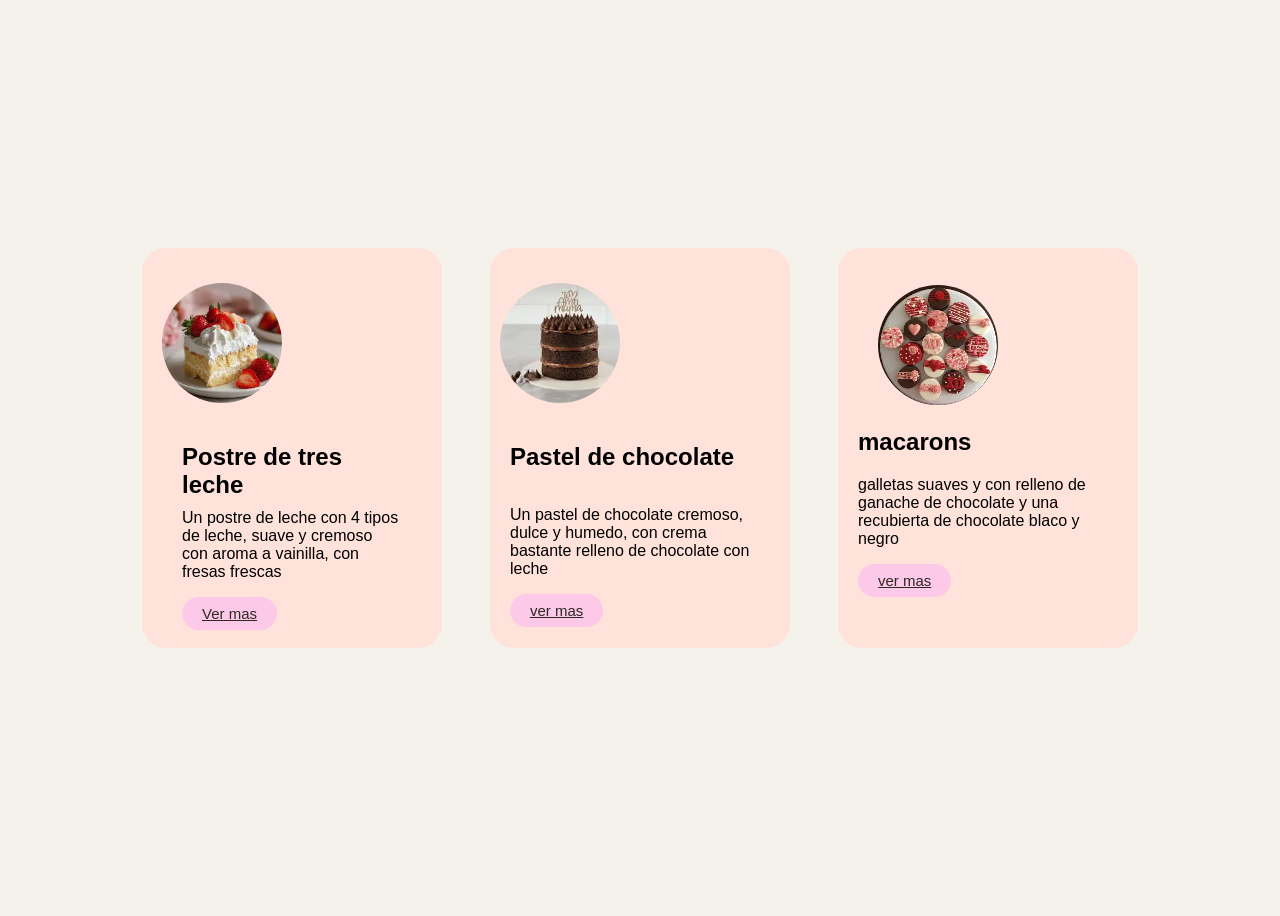
<file: index.html>
<!DOCTYPE html>
<html lang="en">
<head>
    <meta charset="UTF-8">
    <meta name="viewport" content="width=device-width, initial-scale=1.0">
    <title>catalogo de postres</title>
</head>
<link rel="stylesheet" href="22.css">
<body>  
   <div class="catalogo">
            <div class="frame"></div>                     
                      <img src="tres leches.webp" alt="ft de el producto" class="foto">                          
             <div class="info">
               <h2> Postre de tres leche</h2>
               <p>Un postre de leche con 4 tipos de leche, suave y cremoso con aroma a vainilla, con fresas frescas </p>
             <a href="producto completo" class="boton">Ver mas</a>
              </div>
              </div>
<div class="catalogo2">
  <div class="frame2"></div>
    <img src="paster de chocolate.webp" alt="ft de producto" class="ft">
    <div class="info2">
      <h2>Pastel de chocolate</h2>
      <p>Un pastel de chocolate cremoso, dulce y humedo, con crema bastante relleno de chocolate con leche</p>
<a href="producto completo" class="boton2">ver mas</a>
</div>
</div>

<div class="catalogo3">
<div class="frame3">
  <img src="macarrons.webp" alt="macarons" class="ft2">


<div class="info3">
<h2>macarons</h2>
<p>galletas suaves y con relleno de ganache de chocolate y una recubierta de chocolate blaco y negro</p>
<a href="producto completo" class="boton3">ver mas</a>
</div>

</div>
</div>
</body>
</html>
</file>
<file: 22.css>
.catalogo{
background-color: #ffe3db ;
width: 300px;
border: 20px #0000000c;
border-radius: 24px;
padding: 20px;
margin: 24px;
height: 400px;
text-align: left;
box-sizing: border-box;
}

body{
    background: #f5f1eb;
    display: flex;
    justify-content: center;
    align-items: center;
    height: 100vh;
font-family: Arial, Helvetica, sans-serif;
position: relative;
top: -10px; 
border-radius: 10px;
}

h2{
color: #000000;
position: relative;
top: -70px;
}

p{
position: relative;
top: -80px;
}

.boton{
    display: inline-block;
    background-color: #fdc9e9;
    color: rgb(46, 41, 35);
    padding: 12px 25px;
    border-radius: 30px;
    font-size: 15px;
    border: none;
    padding: 8px 20px ;
    transition: 0.3s;
    position: relative;
    top: -80px;
}

.foto{
width: 120px;
height: 120px;
border-radius: 100%;
object-fit: cover;
display: block;
margin: 20px auto;
position: relative;
top: -105px;
margin-right:150px;
}

.frame{
height: 100px;
}

.info{
    padding: 15px 20px 25px;
    position: relative;
    top: -50px;
}


.catalogo2{

    background-color: #ffe3db;
    width: 300px;
    border: 20px #000000;
    border-radius:24px ;
    padding:20px ;
    margin:24px ;
    height:400px ;
    text-align: left;
    box-sizing: border-box;
}

body{
background-color: #f5f1eb;
display: flex;
justify-content: center;
align-items: center;
height: 100vh;
font-family: Arial, Helvetica, sans-serif;
position: relative;
top: -10px;
border-radius: -10px;
}

h2{
color: #000000;
position: relative;
top: -70px;
}

p{
position: relative;
top: -80px;
}

.boton2{
display: inline-block;
background-color: #fdc9e9;
color: rgb(46 41 35);
padding: 12px 25px;
border-radius: 30px;
font-size: 15px;
border: none;
padding: 8px 20px;
transition: 0.3s;
 position: relative;
    top: -70px;
}

.ft{
width: 120px;
height: 120px;
border-radius: 100%;
object-fit: cover;
display: block;
margin: 20px auto;
position: relative;
top: -105px;
margin-left: -10px;
}

.frame2{
    height: 100px;
}

.info2 h2{
position: relative;
top: -85px;
}

.info2 p{
position: relative;
top: -70px; 
}


.catalogo3{
background-color: #ffe3db;
width: 300px;
height: 400px;
border:  20px #000000;
border-radius: 24px;
padding: 20px;
margin: 24px;
text-align: left;
box-sizing: border-box;
}


body{
background-color: #f5f1eb;
display: flex;
justify-content: center;
align-items: center;
height: 100vh;
font-family: Arial, Helvetica, sans-serif;
position: relative;
top: -10px;
border-radius: -10px;
}

h2{
color: #000;
position: relative;
top: -70px;
}

p{
position: relative;
top: -80px;
}

.boton3{
display: inline-block;
background-color: #fdc9e9;
color: rgb(46 41 35);
padding: 12px 25px;
border-radius: 30px;
font-size: 15px;
border: none;
padding: 8px 20px;
transition: 0.3s;
position: relative;
top: -30px;
}

.ft2{
width: 120px;
height: 120px;
border-radius: 100%;
object-fit: cover;
display: block;
margin: 20px auto;
position: relative;
top: -3px;
margin-left: 20px;
}

.frame3{
height: 100px;
}

.info3 h2{
position: relative;
top: -0px;
}

.info3 p{
position: relative;
top: -0px;
}

.info3 .boton3{
position: relative;
top: -0px;;
}
</file>
